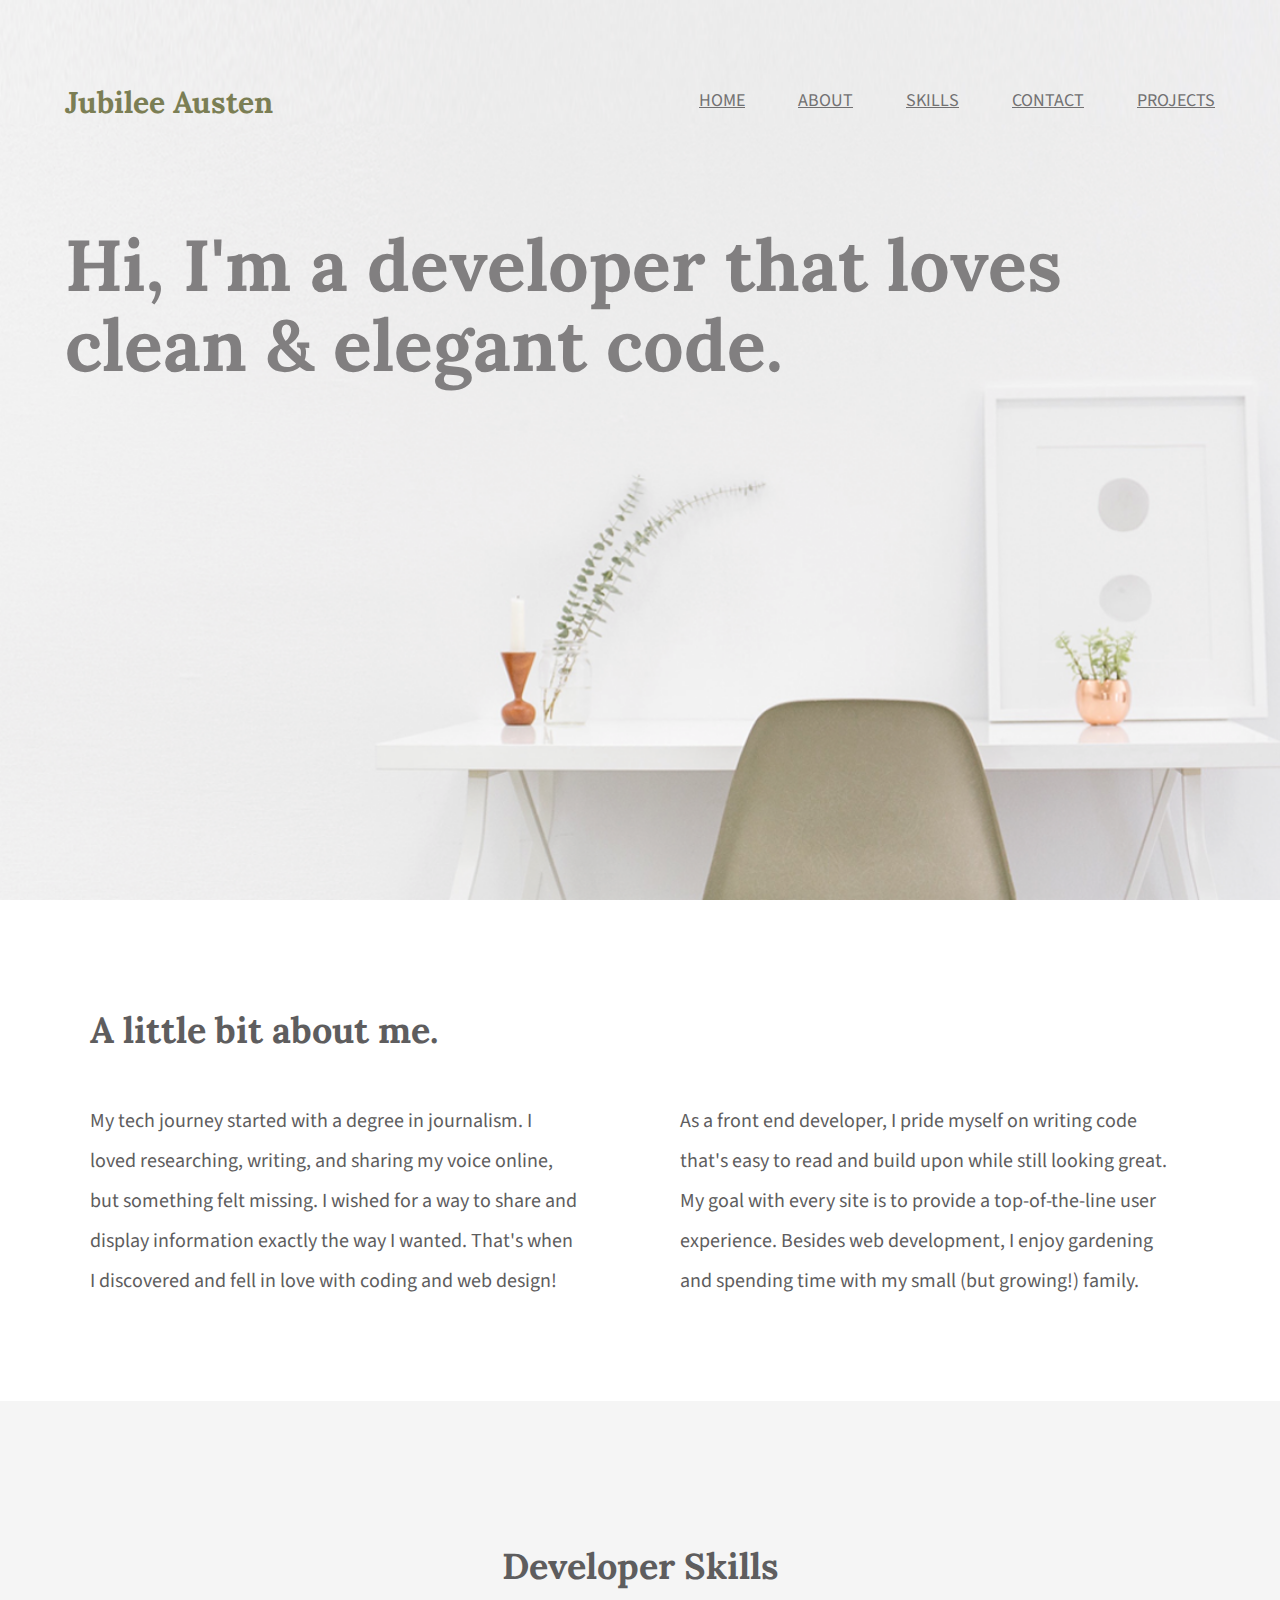
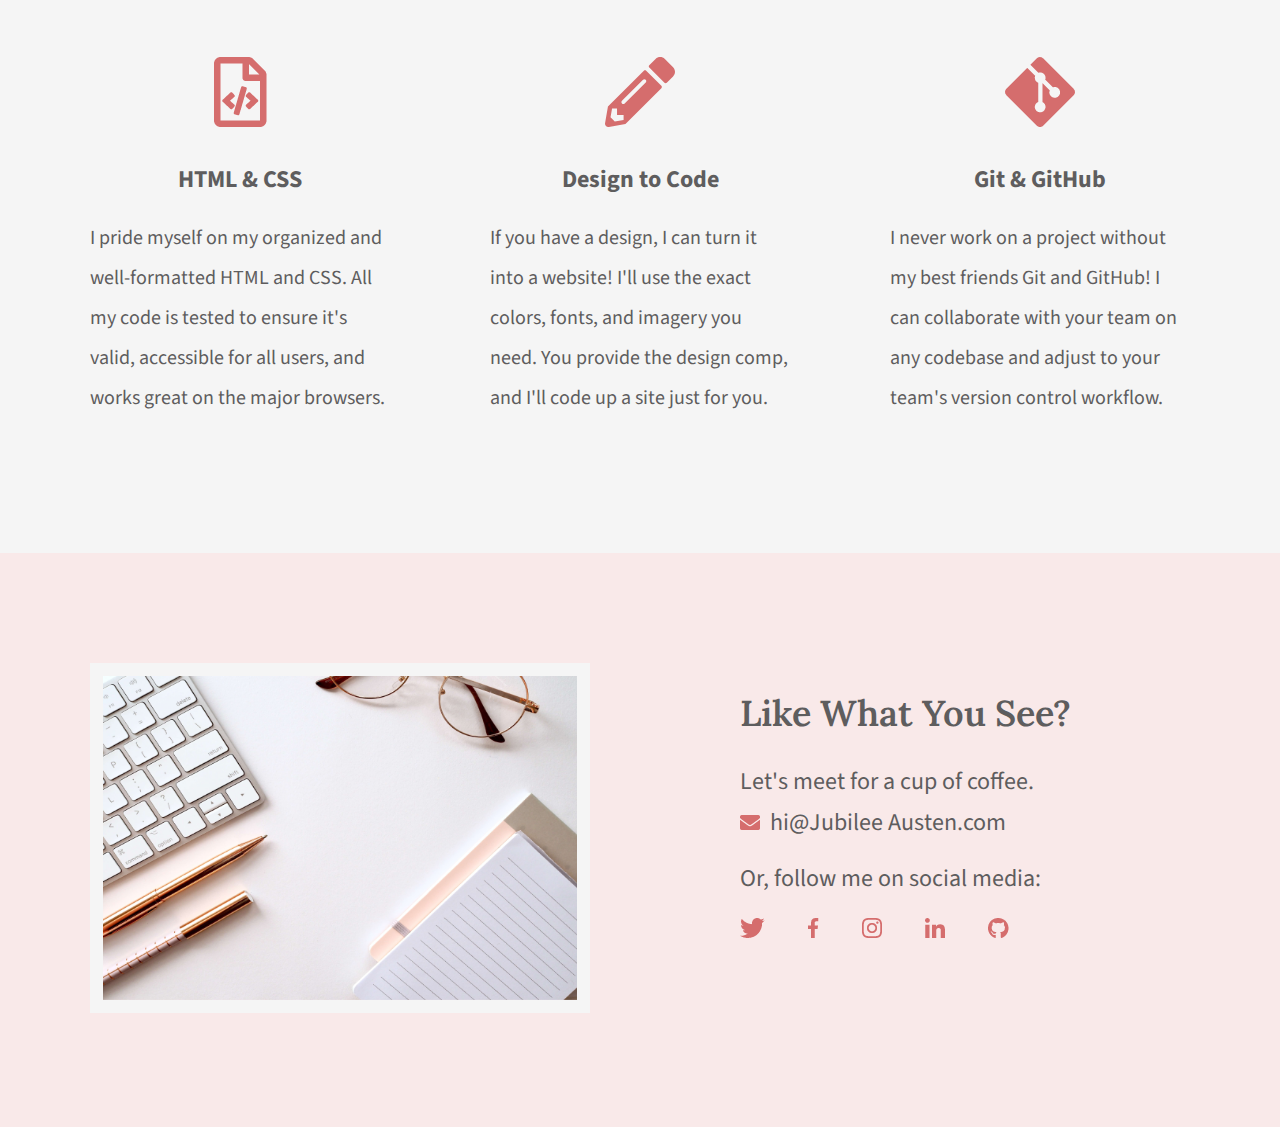
<file: index.html>
<!DOCTYPE html>
<html lang="en">

<head>
    <meta charset="UTF-8">
    <title>Jubilee Austen | Portfolio</title>
    <link rel="stylesheet" href="css/normalize.css">
    <link rel="stylesheet" href="css/main.css">
    <link rel="preconnect" href="https://fonts.googleapis.com">
    <link rel="preconnect" href="https://fonts.gstatic.com" crossorigin>
    <link
        href="https://fonts.googleapis.com/css2?family=Lora:wght@400;600;700&family=Source+Sans+3:wght@400;700&display=swap"
        rel="stylesheet">
</head>

<body>
    <header class="homepage-hero">
        <div class="content-wrapper">
            <h1>Jubilee Austen</h1>
            <nav>
                <ul>
                    <li><a href="#">home</a></li>
                    <li><a href="#about">about</a></li>
                    <li><a href="#skills">skills</a></li>
                    <li><a href="#contact">contact</a></li>
                    <li><a href="projects/index.html">projects</a></li>
                </ul>
            </nav>
            <h2>Hi, I'm a developer that loves clean & elegant code.</h2>
        </div>
    </header>
    <main>
        <section id="about">
            <div class="content-wrapper">
                <h2>A little bit about me.</h2>
                <p>My tech journey started with a degree in journalism. I loved researching,
                    writing, and sharing my voice online, but something felt missing. I wished
                    for a way to share and display information exactly the way I wanted. That's
                    when I discovered and fell in love with coding and web design!</p>
                <p>As a front end developer, I pride myself on writing code that's easy to read
                    and build upon while still looking great. My goal with every site is to provide
                    a top-of-the-line user experience. Besides web development, I enjoy
                    gardening and spending time with my small (but growing!) family.
                </p>
            </div>
        </section>
        <section id="skills">
            <div class="content-wrapper">
                <h2>Developer Skills</h2>
                <div class="skill-list">
                    <img src="img/html-icon.png" alt="html icon">
                    <h3>HTML & CSS</h3>
                    <p>I pride myself on my organized and well-formatted HTML and CSS. All my
                        code is tested to ensure it's valid, accessible for all users, and works great
                        on the major browsers.</p>
                </div>
                <div class="skill-list">
                    <img src="img/pencil-icon.png" alt="pencil icon">
                    <h3>Design to Code</h3>
                    <p>If you have a design, I can turn it into a website! I'll use the exact colors,
                        fonts, and imagery you need. You provide the design comp, and I'll code up
                        a site just for you.</p>
                </div>
                <div class="skill-list">
                    <img src="img/git-icon.png" alt="GitHub icon">
                    <h3>Git & GitHub</h3>
                    <p>I never work on a project without my best friends Git and GitHub! I can
                        collaborate with your team on any codebase and adjust to your team's
                        version control workflow.</p>
                </div>
            </div>
        </section>
    </main>
    <footer id="contact">
        <div class="content-wrapper">
            <div class="contact-image">
                <img src="img/contact-img.png" alt="keyboard, pens, glasses and notebook on desktop" id="contact-img">
            </div>
            <div class="contact-info">
                <h2>Like What You See?</h2>
                <h3 id="email-header">Let's meet for a cup of coffee.</h3>
                <a href="mailto:hi@jubileeausten.com"><img id="email-envelope" src="img/envelope.png"
                        alt="envelope icon">hi@Jubilee
                    Austen.com</a>
                <h3 id="socialmedia-header">Or, follow me on social media:</h3>
                <ul>
                    <li><a href="https://twitter.com/?lang=en" target="blank"><img src="img/twitter.png"
                                alt="Twitter icon"></a></li>
                    <li><a href="https://www.facebook.com/" target="blank"><img src="img/facebook.png"
                                alt="Facebook icon"></a></li>
                    <li><a href="https://www.instagram.com/" target="blank"><img src="img/instagram.png"
                                alt="Instagram icon"></a></li>
                    <li><a href="https://www.linkedin.com/" target="blank"><img src="img/linkedin.png"
                                alt="LinkedIn icon"></a></li>
                    <li><a href="https://github.com/" target="blank"><img src="img/github.png" alt="GitHub icon"></a>
                    </li>
                </ul>
            </div>
        </div>
    </footer>
</body>

</html>
</file>
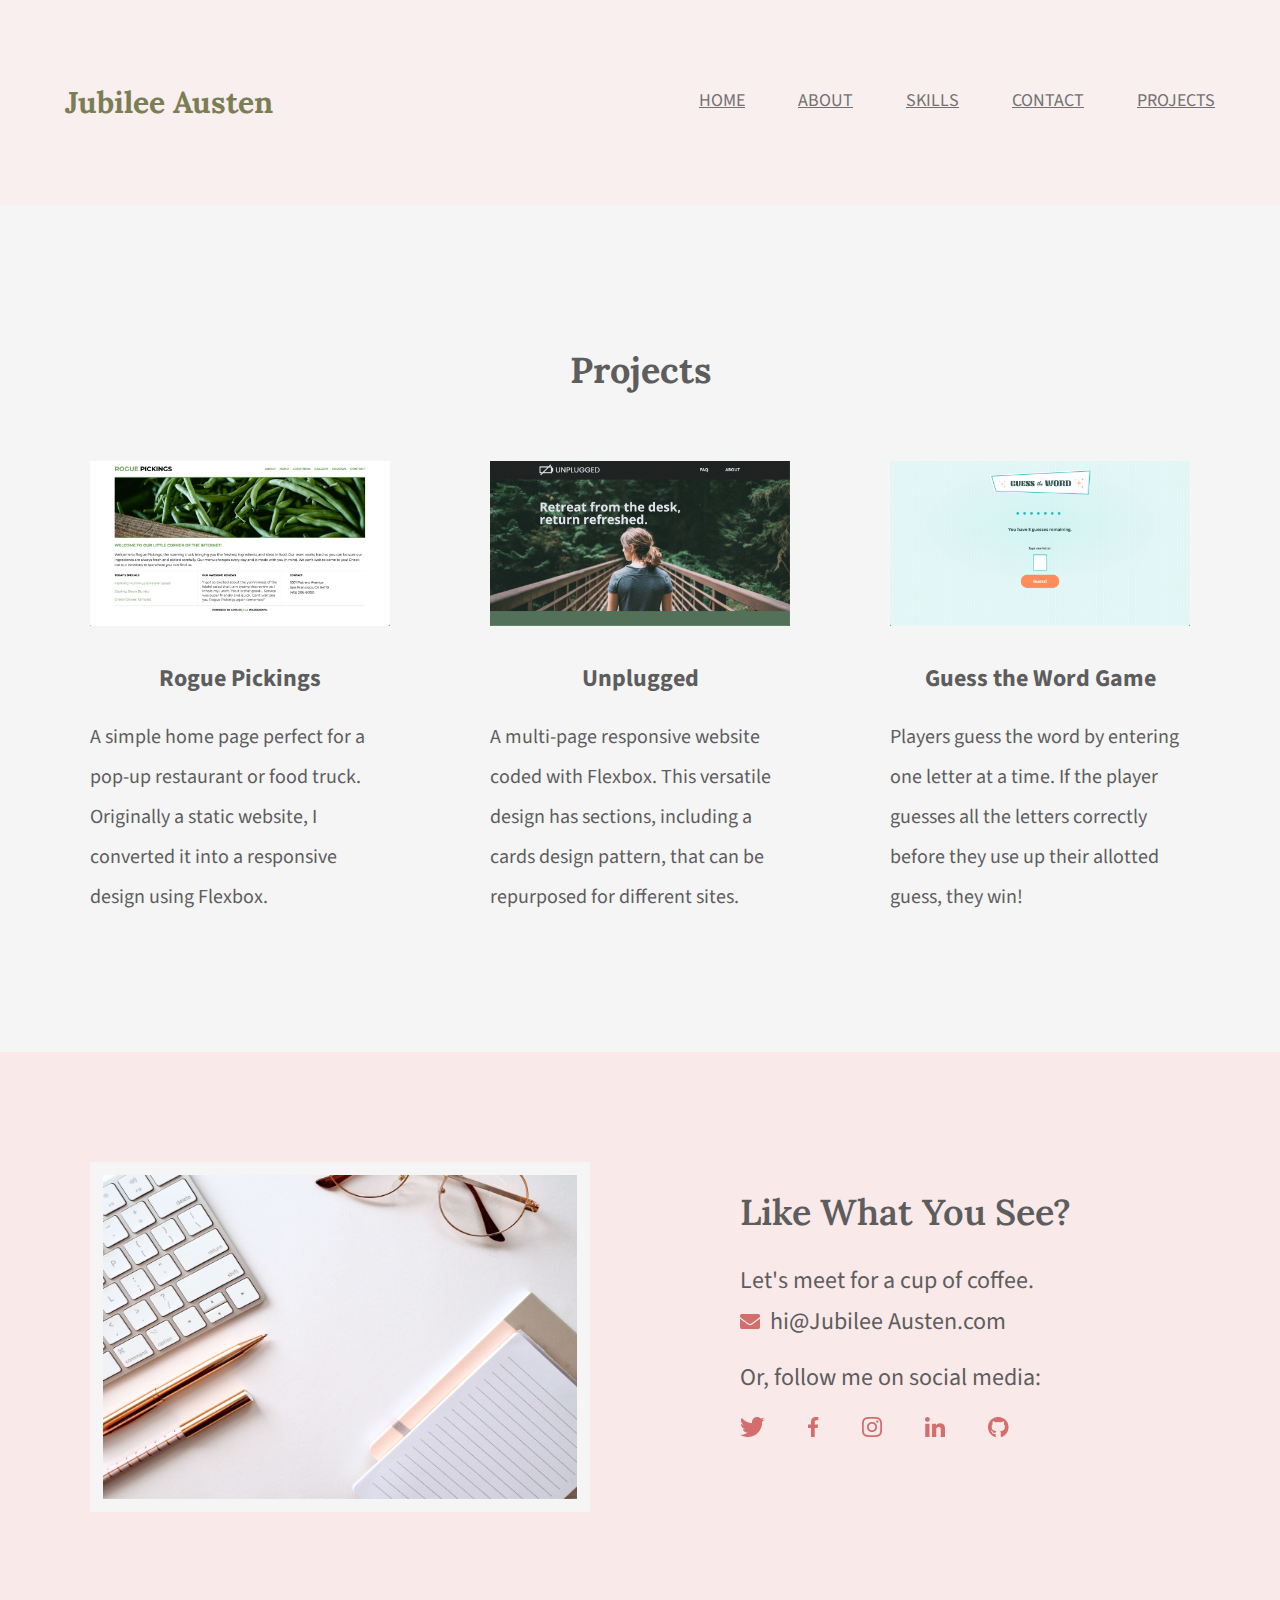
<file: projects/index.html>
<!DOCTYPE html>
<html lang="en">

<head>
    <meta charset="UTF-8">
    <title>Projects | Jubilee Austen</title>
    <link rel="stylesheet" href="../css/normalize.css">
    <link rel="stylesheet" href="../css/main.css">
    <link rel="preconnect" href="https://fonts.googleapis.com">
    <link rel="preconnect" href="https://fonts.gstatic.com" crossorigin>
    <link
        href="https://fonts.googleapis.com/css2?family=Lora:wght@400;600;700&family=Source+Sans+3:wght@400;700&display=swap"
        rel="stylesheet">
</head>

<body>
    <header class="project-hero">
        <div class="content-wrapper">
            <h1>Jubilee Austen</h1>
            <nav>
                <ul>
                    <li><a href="../index.html">home</a></li>
                    <li><a href="../index.html#about">about</a></li>
                    <li><a href="../index.html#skills">skills</a></li>
                    <li><a href="../index.html#contact">contact</a></li>
                    <li><a href="#">projects</a></li>
                </ul>
            </nav>
        </div>
    </header>
    <main>
        <section id="projects">
            <div class="content-wrapper">
                <h2>Projects</h2>
                <div class="project-list">
                    <a href="https://skillcrush.github.io/206-rogue_pickings/" target="blank"><img
                            src="../img/rogue-pickings.png" alt="Rogue Pickings site"></a>
                    <h3>Rogue Pickings</h3>
                    <p>A simple home page perfect for a pop-up restaurant or food truck. Originally a static website, I
                        converted it into a responsive design using Flexbox.</p>
                </div>
                <div class="project-list">
                    <a href="https://skillcrush.github.io/206-unplugged_retreat/" target="blank"><img
                            src="../img/unplugged.png" alt="Unplugged Site"></a>
                    <h3>Unplugged</h3>
                    <p>A multi-page responsive website coded with Flexbox. This versatile design has sections, including
                        a cards design pattern, that can be repurposed for different sites.</p>
                </div>
                <div class="project-list">
                    <a href="https://skillcrush.github.io/guess-the-word/" target="blank"><img
                            src="../img/guess-the-word-game.png" alt="Guess The Word Site"></a>
                    <h3>Guess the Word Game</h3>
                    <p>Players guess the word by entering one letter at a time. If the player guesses all the letters
                        correctly before they use up their allotted guess, they win!</p>
                </div>
            </div>
        </section>
    </main>
    <footer id="contact">
        <div class="content-wrapper">
            <div class="contact-image">
                <img src="../img/contact-img.png" alt="keyboard, pens, glasses and notebook on desktop"
                    id="contact-img">
            </div>
            <div class="contact-info">
                <h2>Like What You See?</h2>
                <h3 id="email-header">Let's meet for a cup of coffee.</h3>
                <a href="mailto:hi@jubileeausten.com"><img id="email-envelope" src="../img/envelope.png"
                        alt="envelope icon">hi@Jubilee
                    Austen.com</a>
                <h3 id="socialmedia-header">Or, follow me on social media:</h3>
                <ul>
                    <li><a href="https://twitter.com/?lang=en" target="blank"><img src="../img/twitter.png"
                                alt="Twitter icon"></a></li>
                    <li><a href="https://www.facebook.com/" target="blank"><img src="../img/facebook.png"
                                alt="Facebook icon"></a></li>
                    <li><a href="https://www.instagram.com/" target="blank"><img src="../img/instagram.png"
                                alt="Instagram icon"></a></li>
                    <li><a href="https://www.linkedin.com/" target="blank"><img src="../img/linkedin.png"
                                alt="LinkedIn icon"></a></li>
                    <li><a href="https://github.com/" target="blank"><img src="../img/github.png" alt="GitHub icon"></a>
                    </li>
                </ul>
            </div>
        </div>
    </footer>
</body>

</html>
</file>
<file: css/main.css>
/****** Global Styles ******/
body {
    font-family: 'Source Sans 3', sans-serif;
    color: #5E5D5E;
}

.content-wrapper {
    width: 1200px;
    margin: 0 auto;
    overflow: auto;
}

/****** Header Styles ******/

.homepage-hero {
    background: url('../img/full-background.png'), no-repeat, #f9efef;
    background-size: cover;
    background-position: center;
    height: 900px;
}

header h1 {
    float: left;
    width: 300px;
    font-family: 'Lora', serif;
    font-size: 30px;
    color: #7B7E54;
    padding: 65px 0 65px 25px;
}

header nav {
    float: right;
    width: 800px;
    padding: 75px 25px 75px 0;
    text-align: right;
}

nav ul li {
    list-style: none;
    display: inline-block;
}

nav ul li a {
    text-transform: uppercase;
    color: #727172;
    padding-left: 50px;
    font-size: 18px;
}

header h2 {
    color: #817F80;
    clear: both;
    text-align: left;
    font-size: 72px;
    padding: 20px 0 20px 25px;
    line-height: 80px;
    font-family: 'Lora', serif;
    width: 1050px;
}

/****** About Styles ******/

#about .content-wrapper {
    padding: 80px 0;
}

#about h2 {
    font-size: 36px;
    font-family: 'Lora', serif;
    padding-left: 50px;
}

#about p {
    float: left;
    width: 490px;
    padding: 0 50px;
    font-size: 20px;
    line-height: 40px;
}

/****** Skill Styles ******/
#skills {
    background: #F5F5F5;
    text-align: center;
}

#skills .content-wrapper {
    padding: 115px 0;
}

#skills .skill-list {
    float: left;
    width: 300px;
    padding: 0 50px;
}

#skills h2 {
    font-family: 'Lora', serif;
    font-size: 36px;
    padding-bottom: 40px;
}

#skills h3 {
    font-size: 24px;
    line-height: 36px;
    margin: 30px 0 20px 0;
}

#skills p {
    font-size: 20px;
    line-height: 40px;
    text-align: left;
}

/****** Contact Styles ******/
#contact {
    background: #F9E9E9;
}

#contact .content-wrapper {
    padding: 110px 0;
}

#contact .contact-image {
    float: left;
    width: 600px;
}

#contact #contact-img {
    width: 500px;
    height: 350px;
    border: 13px solid #F5F5F5;
    margin: 0px 50px;
    box-sizing: border-box;
}

#contact .contact-info {
    float: left;
    width: 600px;
    padding-left: 100px;
    box-sizing: border-box;
}

#contact h2 {
    font-size: 36px;
    font-family: Lora, serif;
    font-weight: 600;
    margin: 30px 0;
}

#contact h3 {
    font-size: 24px;
    line-height: 36px;
    font-weight: 400;
}

#contact #email-header {
    margin-bottom: 5px;
}

#contact #email-envelope {
    padding-right: 10px;
}

#contact a {
    font-size: 24px;
    line-height: 36px;
    text-decoration: none;
    color: #5E5D5E;
}

#contact #socialmedia-header {
    margin: 20px 0 5px 0;
}

#contact ul {
    padding-left: 0;
}

#contact ul li {
    list-style: none;
    display: inline-block;
}

#contact ul li a {
    padding-right: 40px;
}

/****** Projects Page Styles ******/
/****** Projects Page Header Styles ******/

header.project-hero {
    background:#f9efef;    
}

/****** Projects Page Projects Styles ******/

#projects {
    background: #F5F5F5;
    text-align: center;
}

#projects .content-wrapper {
    padding: 115px 0;
}

#projects .project-list {
    float: left;
    width: 300px;
    padding: 0 50px;
}

#projects img {
    width: 300px;
}

#projects h2 {
    font-family: 'Lora', serif;
    font-size: 36px;
    padding-bottom: 40px;
}

#projects h3 {
    font-size: 24px;
    line-height: 36px;
    margin: 30px 0 20px 0;
}

#projects p {
    font-size: 20px;
    line-height: 40px;
    text-align: left;
}
</file>
